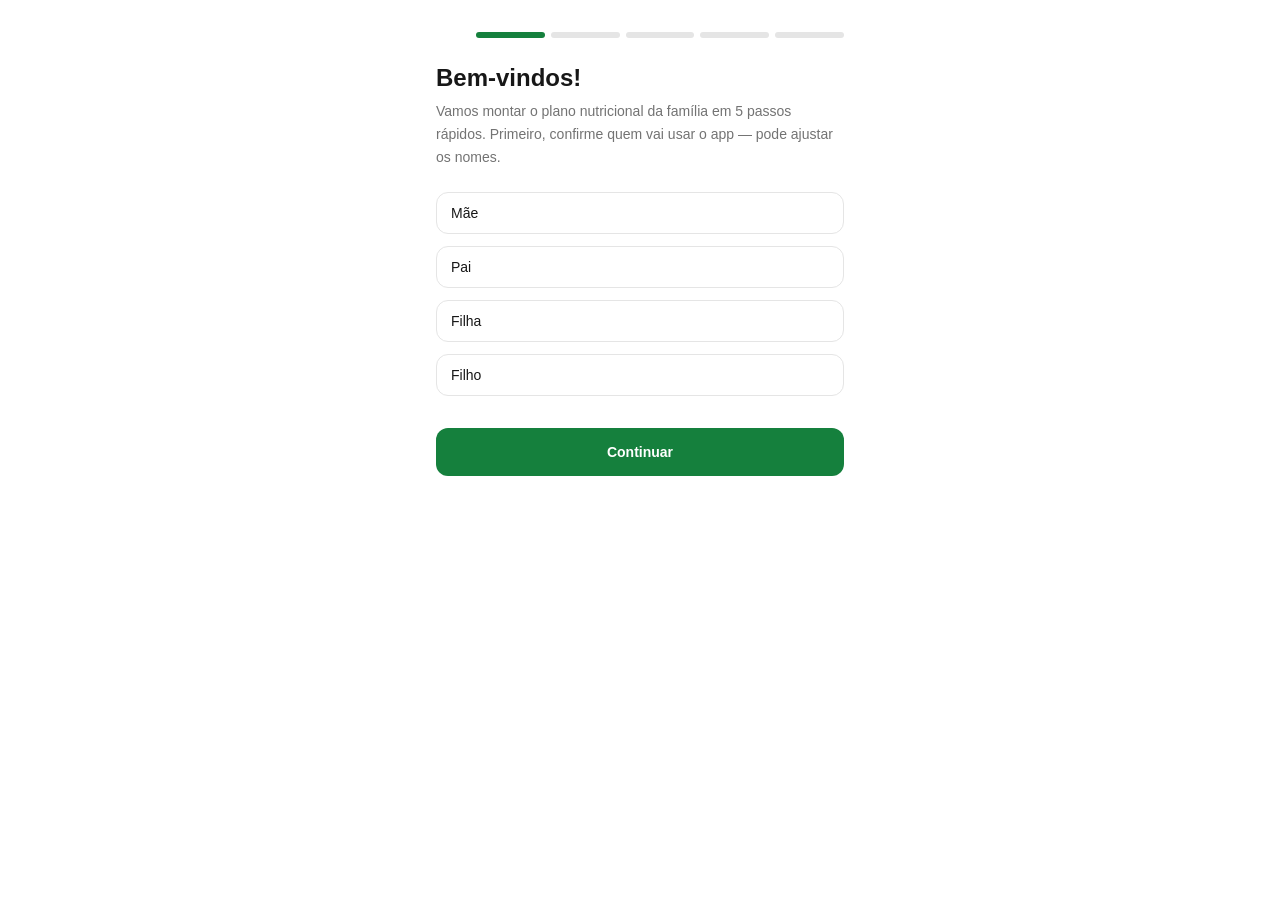
<file: index.html>
<!doctype html>
<html lang="pt-BR">
  <head>
    <meta charset="UTF-8" />
    <link rel="icon" type="image/svg+xml" href="/favicon.svg" />
    <link rel="apple-touch-icon" href="/favicon.svg" />
    <meta name="viewport" content="width=device-width, initial-scale=1.0, viewport-fit=cover" />
    <meta name="theme-color" content="#15803d" />
    <meta name="description" content="Gestão nutricional familiar: plano alimentar, registro diário e evolução para toda a família." />
    <meta name="apple-mobile-web-app-capable" content="yes" />
    <meta name="apple-mobile-web-app-status-bar-style" content="default" />
    <meta name="apple-mobile-web-app-title" content="NutriFamília" />
    <title>Nutrição em Família</title>
    <script type="module" crossorigin src="/assets/index-DI09CORd.js"></script>
    <link rel="stylesheet" crossorigin href="/assets/index-B5qjLXlj.css">
  <link rel="manifest" href="/manifest.webmanifest"><script id="vite-plugin-pwa:register-sw" src="/registerSW.js"></script></head>
  <body>
    <div id="root"></div>
  </body>
</html>
</file>
<file: assets/index-B5qjLXlj.css>
/*! tailwindcss v4.3.3 | MIT License | https://tailwindcss.com */
@layer properties{@supports (((-webkit-hyphens:none)) and (not (margin-trim:inline))) or ((-moz-orient:inline) and (not (color:rgb(from red r g b)))){*,:before,:after,::backdrop{--tw-space-y-reverse:0;--tw-divide-y-reverse:0;--tw-border-style:solid;--tw-leading:initial;--tw-font-weight:initial;--tw-tracking:initial;--tw-shadow:0 0 #0000;--tw-shadow-color:initial;--tw-shadow-alpha:100%;--tw-inset-shadow:0 0 #0000;--tw-inset-shadow-color:initial;--tw-inset-shadow-alpha:100%;--tw-ring-color:initial;--tw-ring-shadow:0 0 #0000;--tw-inset-ring-color:initial;--tw-inset-ring-shadow:0 0 #0000;--tw-ring-inset:initial;--tw-ring-offset-width:0px;--tw-ring-offset-color:#fff;--tw-ring-offset-shadow:0 0 #0000;--tw-backdrop-blur:initial;--tw-backdrop-brightness:initial;--tw-backdrop-contrast:initial;--tw-backdrop-grayscale:initial;--tw-backdrop-hue-rotate:initial;--tw-backdrop-invert:initial;--tw-backdrop-opacity:initial;--tw-backdrop-saturate:initial;--tw-backdrop-sepia:initial;--tw-duration:initial}}}@layer theme{:root,:host{--font-sans:-apple-system, BlinkMacSystemFont, "Segoe UI", Roboto, "Helvetica Neue", "Noto Sans", Arial, sans-serif, "Apple Color Emoji", "Segoe UI Emoji", "Segoe UI Symbol", "Noto Color Emoji";--font-mono:ui-monospace, SFMono-Regular, Menlo, Monaco, Consolas, "Liberation Mono", "Courier New", monospace;--color-red-50:oklch(97.1% .013 17.38);--color-red-200:oklch(88.5% .062 18.334);--color-red-300:oklch(80.8% .114 19.571);--color-red-500:oklch(63.7% .237 25.331);--color-red-600:oklch(57.7% .245 27.325);--color-red-700:oklch(50.5% .213 27.518);--color-amber-50:oklch(98.7% .022 95.277);--color-amber-200:oklch(92.4% .12 95.746);--color-amber-500:oklch(76.9% .188 70.08);--color-amber-600:oklch(66.6% .179 58.318);--color-amber-700:oklch(55.5% .163 48.998);--color-amber-800:oklch(47.3% .137 46.201);--color-amber-900:oklch(41.4% .112 45.904);--color-amber-950:oklch(27.9% .077 45.635);--color-sky-50:oklch(97.7% .013 236.62);--color-sky-100:oklch(95.1% .026 236.824);--color-sky-200:oklch(90.1% .058 230.902);--color-sky-300:oklch(82.8% .111 230.318);--color-sky-500:oklch(68.5% .169 237.323);--color-sky-700:oklch(50% .134 242.749);--color-sky-900:oklch(39.1% .09 240.876);--color-sky-950:oklch(29.3% .066 243.157);--color-blue-50:oklch(97% .014 254.604);--color-blue-100:oklch(93.2% .032 255.585);--color-blue-400:oklch(70.7% .165 254.624);--color-blue-600:oklch(54.6% .245 262.881);--color-blue-950:oklch(28.2% .091 267.935);--color-rose-50:oklch(96.9% .015 12.422);--color-rose-100:oklch(94.1% .03 12.58);--color-rose-400:oklch(71.2% .194 13.428);--color-rose-600:oklch(58.6% .253 17.585);--color-rose-950:oklch(27.1% .105 12.094);--color-neutral-50:oklch(98.5% 0 none);--color-neutral-100:oklch(97% 0 none);--color-neutral-200:oklch(92.2% 0 none);--color-neutral-300:oklch(87% 0 none);--color-neutral-400:oklch(70.8% 0 none);--color-neutral-500:oklch(55.6% 0 none);--color-neutral-600:oklch(43.9% 0 none);--color-neutral-700:oklch(37.1% 0 none);--color-neutral-800:oklch(26.9% 0 none);--color-neutral-900:oklch(20.5% 0 none);--color-neutral-950:oklch(14.5% 0 none);--color-white:#fff;--spacing:.25rem;--container-md:28rem;--container-2xl:42rem;--text-xs:.75rem;--text-xs--line-height:calc(1 / .75);--text-sm:.875rem;--text-sm--line-height:calc(1.25 / .875);--text-lg:1.125rem;--text-lg--line-height:calc(1.75 / 1.125);--text-xl:1.25rem;--text-xl--line-height:calc(1.75 / 1.25);--text-2xl:1.5rem;--text-2xl--line-height:calc(2 / 1.5);--font-weight-medium:500;--font-weight-semibold:600;--tracking-wide:.025em;--leading-relaxed:1.625;--radius-md:.375rem;--radius-lg:.5rem;--radius-xl:.75rem;--radius-2xl:1rem;--animate-spin:spin 1s linear infinite;--default-transition-duration:.15s;--default-transition-timing-function:cubic-bezier(.4, 0, .2, 1);--default-font-family:var(--font-sans);--default-mono-font-family:var(--font-mono);--color-brand-50:#f0fdf4;--color-brand-100:#dcfce7;--color-brand-500:#16a34a;--color-brand-600:#15803d;--color-brand-700:#166534}}@layer base{*,:after,:before,::backdrop{box-sizing:border-box;border:0 solid;margin:0;padding:0}::file-selector-button{box-sizing:border-box;border:0 solid;margin:0;padding:0}html,:host{-webkit-text-size-adjust:100%;tab-size:4;line-height:1.5;font-family:var(--default-font-family,-apple-system, BlinkMacSystemFont, "Segoe UI", Roboto, "Helvetica Neue", "Noto Sans", Arial, sans-serif, "Apple Color Emoji", "Segoe UI Emoji", "Segoe UI Symbol", "Noto Color Emoji");font-feature-settings:var(--default-font-feature-settings,normal);font-variation-settings:var(--default-font-variation-settings,normal);-webkit-tap-highlight-color:transparent}hr{height:0;color:inherit;border-top-width:1px}abbr:where([title]){-webkit-text-decoration:underline dotted;text-decoration:underline dotted}h1,h2,h3,h4,h5,h6{font-size:inherit;font-weight:inherit}a{color:inherit;-webkit-text-decoration:inherit;-webkit-text-decoration:inherit;-webkit-text-decoration:inherit;-webkit-text-decoration:inherit;text-decoration:inherit}b,strong{font-weight:bolder}code,kbd,samp,pre{font-family:var(--default-mono-font-family,ui-monospace, SFMono-Regular, Menlo, Monaco, Consolas, "Liberation Mono", "Courier New", monospace);font-feature-settings:var(--default-mono-font-feature-settings,normal);font-variation-settings:var(--default-mono-font-variation-settings,normal);font-size:1em}small{font-size:80%}sub,sup{vertical-align:baseline;font-size:75%;line-height:0;position:relative}sub{bottom:-.25em}sup{top:-.5em}table{text-indent:0;border-color:inherit;border-collapse:collapse}:-moz-focusring:where(:not(iframe)){outline:auto}progress{vertical-align:baseline}summary{display:list-item}ol,ul,menu{list-style:none}img,svg,video,canvas,audio,iframe,embed,object{vertical-align:middle;display:block}img,video{max-width:100%;height:auto}button,input,select,optgroup,textarea{font:inherit;font-feature-settings:inherit;font-variation-settings:inherit;letter-spacing:inherit;color:inherit;opacity:1;background-color:#0000;border-radius:0}::file-selector-button{font:inherit;font-feature-settings:inherit;font-variation-settings:inherit;letter-spacing:inherit;color:inherit;opacity:1;background-color:#0000;border-radius:0}:where(select:is([multiple],[size])) optgroup{font-weight:bolder}:where(select:is([multiple],[size])) optgroup option{padding-inline-start:20px}::file-selector-button{margin-inline-end:4px}::placeholder{opacity:1}@supports (not ((-webkit-appearance:-apple-pay-button))) or (contain-intrinsic-size:1px){::placeholder{color:currentColor}@supports (color:color-mix(in lab, red, red)){::placeholder{color:color-mix(in oklab, currentcolor 50%, transparent)}}}textarea{resize:vertical}::-webkit-search-decoration{-webkit-appearance:none}::-webkit-date-and-time-value{min-height:1lh;text-align:inherit}::-webkit-datetime-edit{display:inline-flex}::-webkit-datetime-edit-fields-wrapper{padding:0}::-webkit-datetime-edit{padding-block:0}::-webkit-datetime-edit-year-field{padding-block:0}::-webkit-datetime-edit-month-field{padding-block:0}::-webkit-datetime-edit-day-field{padding-block:0}::-webkit-datetime-edit-hour-field{padding-block:0}::-webkit-datetime-edit-minute-field{padding-block:0}::-webkit-datetime-edit-second-field{padding-block:0}::-webkit-datetime-edit-millisecond-field{padding-block:0}::-webkit-datetime-edit-meridiem-field{padding-block:0}::-webkit-calendar-picker-indicator{line-height:1}:-moz-ui-invalid{box-shadow:none}button,input:where([type=button],[type=reset],[type=submit]){appearance:button}::file-selector-button{appearance:button}::-webkit-inner-spin-button{height:auto}::-webkit-outer-spin-button{height:auto}[hidden]:where(:not([hidden=until-found])){display:none!important}}@layer components;@layer utilities{.absolute{position:absolute}.fixed{position:fixed}.relative{position:relative}.inset-0{inset:0}.inset-x-0{inset-inline:0}.bottom-0{bottom:0}.z-20{z-index:20}.mx-auto{margin-inline:auto}.-mt-2{margin-top:calc(var(--spacing) * -2)}.mt-0\.5{margin-top:calc(var(--spacing) * .5)}.mt-1{margin-top:var(--spacing)}.mt-1\.5{margin-top:calc(var(--spacing) * 1.5)}.mt-2{margin-top:calc(var(--spacing) * 2)}.mt-3{margin-top:calc(var(--spacing) * 3)}.mt-4{margin-top:calc(var(--spacing) * 4)}.mt-6{margin-top:calc(var(--spacing) * 6)}.mt-8{margin-top:calc(var(--spacing) * 8)}.mb-1{margin-bottom:var(--spacing)}.mb-1\.5{margin-bottom:calc(var(--spacing) * 1.5)}.mb-2{margin-bottom:calc(var(--spacing) * 2)}.mb-2\.5{margin-bottom:calc(var(--spacing) * 2.5)}.mb-3{margin-bottom:calc(var(--spacing) * 3)}.mb-4{margin-bottom:calc(var(--spacing) * 4)}.mb-5{margin-bottom:calc(var(--spacing) * 5)}.mb-6{margin-bottom:calc(var(--spacing) * 6)}.ml-1\.5{margin-left:calc(var(--spacing) * 1.5)}.ml-auto{margin-left:auto}.block{display:block}.flex{display:flex}.grid{display:grid}.inline-flex{display:inline-flex}.table{display:table}.h-1\.5{height:calc(var(--spacing) * 1.5)}.h-2{height:calc(var(--spacing) * 2)}.h-4{height:calc(var(--spacing) * 4)}.h-5{height:calc(var(--spacing) * 5)}.h-8{height:calc(var(--spacing) * 8)}.h-10{height:calc(var(--spacing) * 10)}.h-11{height:calc(var(--spacing) * 11)}.h-40{height:calc(var(--spacing) * 40)}.h-44{height:calc(var(--spacing) * 44)}.h-full{height:100%}.max-h-40{max-height:calc(var(--spacing) * 40)}.min-h-full{min-height:100%}.w-2\/5{width:40%}.w-4{width:calc(var(--spacing) * 4)}.w-5{width:calc(var(--spacing) * 5)}.w-7{width:calc(var(--spacing) * 7)}.w-8{width:calc(var(--spacing) * 8)}.w-10{width:calc(var(--spacing) * 10)}.w-11{width:calc(var(--spacing) * 11)}.w-24{width:calc(var(--spacing) * 24)}.w-28{width:calc(var(--spacing) * 28)}.w-full{width:100%}.max-w-2xl{max-width:var(--container-2xl)}.max-w-md{max-width:var(--container-md)}.flex-1{flex:1}.shrink-0{flex-shrink:0}.-rotate-90{rotate:-90deg}.rotate-180{rotate:180deg}.animate-spin{animation:var(--animate-spin)}.list-decimal{list-style-type:decimal}.grid-cols-2{grid-template-columns:repeat(2,minmax(0,1fr))}.grid-cols-3{grid-template-columns:repeat(3,minmax(0,1fr))}.grid-cols-4{grid-template-columns:repeat(4,minmax(0,1fr))}.flex-col{flex-direction:column}.flex-wrap{flex-wrap:wrap}.items-baseline{align-items:baseline}.items-center{align-items:center}.items-start{align-items:flex-start}.items-stretch{align-items:stretch}.justify-around{justify-content:space-around}.justify-between{justify-content:space-between}.justify-center{justify-content:center}.gap-0\.5{gap:calc(var(--spacing) * .5)}.gap-1{gap:var(--spacing)}.gap-1\.5{gap:calc(var(--spacing) * 1.5)}.gap-2{gap:calc(var(--spacing) * 2)}.gap-3{gap:calc(var(--spacing) * 3)}.gap-3\.5{gap:calc(var(--spacing) * 3.5)}.gap-5{gap:calc(var(--spacing) * 5)}:where(.space-y-1>:not(:last-child)){--tw-space-y-reverse:0;margin-block-start:calc(var(--spacing) * var(--tw-space-y-reverse));margin-block-end:calc(var(--spacing) * calc(1 - var(--tw-space-y-reverse)))}:where(.space-y-1\.5>:not(:last-child)){--tw-space-y-reverse:0;margin-block-start:calc(calc(var(--spacing) * 1.5) * var(--tw-space-y-reverse));margin-block-end:calc(calc(var(--spacing) * 1.5) * calc(1 - var(--tw-space-y-reverse)))}:where(.space-y-2>:not(:last-child)){--tw-space-y-reverse:0;margin-block-start:calc(calc(var(--spacing) * 2) * var(--tw-space-y-reverse));margin-block-end:calc(calc(var(--spacing) * 2) * calc(1 - var(--tw-space-y-reverse)))}:where(.space-y-2\.5>:not(:last-child)){--tw-space-y-reverse:0;margin-block-start:calc(calc(var(--spacing) * 2.5) * var(--tw-space-y-reverse));margin-block-end:calc(calc(var(--spacing) * 2.5) * calc(1 - var(--tw-space-y-reverse)))}:where(.space-y-3>:not(:last-child)){--tw-space-y-reverse:0;margin-block-start:calc(calc(var(--spacing) * 3) * var(--tw-space-y-reverse));margin-block-end:calc(calc(var(--spacing) * 3) * calc(1 - var(--tw-space-y-reverse)))}:where(.space-y-4>:not(:last-child)){--tw-space-y-reverse:0;margin-block-start:calc(calc(var(--spacing) * 4) * var(--tw-space-y-reverse));margin-block-end:calc(calc(var(--spacing) * 4) * calc(1 - var(--tw-space-y-reverse)))}:where(.space-y-5>:not(:last-child)){--tw-space-y-reverse:0;margin-block-start:calc(calc(var(--spacing) * 5) * var(--tw-space-y-reverse));margin-block-end:calc(calc(var(--spacing) * 5) * calc(1 - var(--tw-space-y-reverse)))}:where(.space-y-6>:not(:last-child)){--tw-space-y-reverse:0;margin-block-start:calc(calc(var(--spacing) * 6) * var(--tw-space-y-reverse));margin-block-end:calc(calc(var(--spacing) * 6) * calc(1 - var(--tw-space-y-reverse)))}:where(.divide-y>:not(:last-child)){--tw-divide-y-reverse:0;border-bottom-style:var(--tw-border-style);border-top-style:var(--tw-border-style);border-top-width:calc(1px * var(--tw-divide-y-reverse));border-bottom-width:calc(1px * calc(1 - var(--tw-divide-y-reverse)))}:where(.divide-neutral-100>:not(:last-child)){border-color:var(--color-neutral-100)}.truncate{text-overflow:ellipsis;white-space:nowrap;overflow:hidden}.overflow-hidden{overflow:hidden}.overflow-x-auto{overflow-x:auto}.overflow-y-auto{overflow-y:auto}.rounded{border-radius:.25rem}.rounded-2xl{border-radius:var(--radius-2xl)}.rounded-full{border-radius:2147483647px}.rounded-lg{border-radius:var(--radius-lg)}.rounded-md{border-radius:var(--radius-md)}.rounded-xl{border-radius:var(--radius-xl)}.border{border-style:var(--tw-border-style);border-width:1px}.border-2{border-style:var(--tw-border-style);border-width:2px}.border-t{border-top-style:var(--tw-border-style);border-top-width:1px}.border-dashed{--tw-border-style:dashed;border-style:dashed}.border-amber-200{border-color:var(--color-amber-200)}.border-blue-100{border-color:var(--color-blue-100)}.border-brand-600{border-color:var(--color-brand-600)}.border-neutral-100{border-color:var(--color-neutral-100)}.border-neutral-200{border-color:var(--color-neutral-200)}.border-neutral-300{border-color:var(--color-neutral-300)}.border-red-200{border-color:var(--color-red-200)}.border-red-300{border-color:var(--color-red-300)}.border-sky-200{border-color:var(--color-sky-200)}.border-t-brand-600{border-top-color:var(--color-brand-600)}.bg-amber-50{background-color:var(--color-amber-50)}.bg-amber-500{background-color:var(--color-amber-500)}.bg-amber-600{background-color:var(--color-amber-600)}.bg-blue-50\/50{background-color:#eff6ff80}@supports (color:color-mix(in lab, red, red)){.bg-blue-50\/50{background-color:color-mix(in oklab, var(--color-blue-50) 50%, transparent)}}.bg-brand-50{background-color:var(--color-brand-50)}.bg-brand-600{background-color:var(--color-brand-600)}.bg-neutral-50{background-color:var(--color-neutral-50)}.bg-neutral-100{background-color:var(--color-neutral-100)}.bg-neutral-200{background-color:var(--color-neutral-200)}.bg-neutral-400{background-color:var(--color-neutral-400)}.bg-red-50{background-color:var(--color-red-50)}.bg-rose-50{background-color:var(--color-rose-50)}.bg-rose-100{background-color:var(--color-rose-100)}.bg-rose-400{background-color:var(--color-rose-400)}.bg-sky-50{background-color:var(--color-sky-50)}.bg-sky-500{background-color:var(--color-sky-500)}.bg-white{background-color:var(--color-white)}.bg-white\/95{background-color:#fffffff2}@supports (color:color-mix(in lab, red, red)){.bg-white\/95{background-color:color-mix(in oklab, var(--color-white) 95%, transparent)}}.\!p-0{padding:0!important}.p-0\.5{padding:calc(var(--spacing) * .5)}.p-1{padding:var(--spacing)}.p-1\.5{padding:calc(var(--spacing) * 1.5)}.p-2{padding:calc(var(--spacing) * 2)}.p-3{padding:calc(var(--spacing) * 3)}.p-4{padding:calc(var(--spacing) * 4)}.p-5{padding:calc(var(--spacing) * 5)}.px-2{padding-inline:calc(var(--spacing) * 2)}.px-2\.5{padding-inline:calc(var(--spacing) * 2.5)}.px-3{padding-inline:calc(var(--spacing) * 3)}.px-3\.5{padding-inline:calc(var(--spacing) * 3.5)}.px-4{padding-inline:calc(var(--spacing) * 4)}.px-5{padding-inline:calc(var(--spacing) * 5)}.\!py-3{padding-block:calc(var(--spacing) * 3)!important}.py-0\.5{padding-block:calc(var(--spacing) * .5)}.py-1{padding-block:var(--spacing)}.py-1\.5{padding-block:calc(var(--spacing) * 1.5)}.py-2{padding-block:calc(var(--spacing) * 2)}.py-2\.5{padding-block:calc(var(--spacing) * 2.5)}.py-3{padding-block:calc(var(--spacing) * 3)}.py-3\.5{padding-block:calc(var(--spacing) * 3.5)}.py-4{padding-block:calc(var(--spacing) * 4)}.py-8{padding-block:calc(var(--spacing) * 8)}.py-10{padding-block:calc(var(--spacing) * 10)}.pt-1{padding-top:var(--spacing)}.pt-3{padding-top:calc(var(--spacing) * 3)}.pt-4{padding-top:calc(var(--spacing) * 4)}.pt-6{padding-top:calc(var(--spacing) * 6)}.pr-2{padding-right:calc(var(--spacing) * 2)}.pb-1{padding-bottom:var(--spacing)}.pb-2{padding-bottom:calc(var(--spacing) * 2)}.pb-4{padding-bottom:calc(var(--spacing) * 4)}.pb-24{padding-bottom:calc(var(--spacing) * 24)}.pl-4{padding-left:calc(var(--spacing) * 4)}.text-center{text-align:center}.text-left{text-align:left}.text-2xl{font-size:var(--text-2xl);line-height:var(--tw-leading,var(--text-2xl--line-height))}.text-lg{font-size:var(--text-lg);line-height:var(--tw-leading,var(--text-lg--line-height))}.text-sm{font-size:var(--text-sm);line-height:var(--tw-leading,var(--text-sm--line-height))}.text-xl{font-size:var(--text-xl);line-height:var(--tw-leading,var(--text-xl--line-height))}.text-xs{font-size:var(--text-xs);line-height:var(--tw-leading,var(--text-xs--line-height))}.text-\[9px\]{font-size:9px}.text-\[10px\]{font-size:10px}.text-\[11px\]{font-size:11px}.leading-none{--tw-leading:1;line-height:1}.leading-relaxed{--tw-leading:var(--leading-relaxed);line-height:var(--leading-relaxed)}.font-medium{--tw-font-weight:var(--font-weight-medium);font-weight:var(--font-weight-medium)}.font-semibold{--tw-font-weight:var(--font-weight-semibold);font-weight:var(--font-weight-semibold)}.tracking-wide{--tw-tracking:var(--tracking-wide);letter-spacing:var(--tracking-wide)}.text-amber-600{color:var(--color-amber-600)}.text-amber-800{color:var(--color-amber-800)}.text-blue-600{color:var(--color-blue-600)}.text-brand-500{color:var(--color-brand-500)}.text-brand-600{color:var(--color-brand-600)}.text-brand-700{color:var(--color-brand-700)}.text-neutral-100{color:var(--color-neutral-100)}.text-neutral-300{color:var(--color-neutral-300)}.text-neutral-400{color:var(--color-neutral-400)}.text-neutral-500{color:var(--color-neutral-500)}.text-neutral-600{color:var(--color-neutral-600)}.text-neutral-700{color:var(--color-neutral-700)}.text-neutral-800{color:var(--color-neutral-800)}.text-neutral-900{color:var(--color-neutral-900)}.text-red-500{color:var(--color-red-500)}.text-red-600{color:var(--color-red-600)}.text-red-700{color:var(--color-red-700)}.text-rose-600{color:var(--color-rose-600)}.text-sky-500{color:var(--color-sky-500)}.text-sky-700{color:var(--color-sky-700)}.text-white{color:var(--color-white)}.uppercase{text-transform:uppercase}.italic{font-style:italic}.line-through{text-decoration-line:line-through}.accent-brand-600{accent-color:var(--color-brand-600)}.shadow-sm{--tw-shadow:0 1px 3px 0 var(--tw-shadow-color,#0000001a), 0 1px 2px -1px var(--tw-shadow-color,#0000001a);box-shadow:var(--tw-inset-shadow), var(--tw-inset-ring-shadow), var(--tw-ring-offset-shadow), var(--tw-ring-shadow), var(--tw-shadow)}.ring-2{--tw-ring-shadow:var(--tw-ring-inset,) 0 0 0 calc(2px + var(--tw-ring-offset-width)) var(--tw-ring-color,currentcolor);box-shadow:var(--tw-inset-shadow), var(--tw-inset-ring-shadow), var(--tw-ring-offset-shadow), var(--tw-ring-shadow), var(--tw-shadow)}.backdrop-blur{--tw-backdrop-blur:blur(8px);-webkit-backdrop-filter:var(--tw-backdrop-blur,) var(--tw-backdrop-brightness,) var(--tw-backdrop-contrast,) var(--tw-backdrop-grayscale,) var(--tw-backdrop-hue-rotate,) var(--tw-backdrop-invert,) var(--tw-backdrop-opacity,) var(--tw-backdrop-saturate,) var(--tw-backdrop-sepia,);backdrop-filter:var(--tw-backdrop-blur,) var(--tw-backdrop-brightness,) var(--tw-backdrop-contrast,) var(--tw-backdrop-grayscale,) var(--tw-backdrop-hue-rotate,) var(--tw-backdrop-invert,) var(--tw-backdrop-opacity,) var(--tw-backdrop-saturate,) var(--tw-backdrop-sepia,)}.transition{transition-property:color,background-color,border-color,outline-color,text-decoration-color,fill,stroke,--tw-gradient-from,--tw-gradient-via,--tw-gradient-to,opacity,box-shadow,transform,translate,scale,rotate,filter,-webkit-backdrop-filter,backdrop-filter,display,content-visibility,overlay,pointer-events;transition-timing-function:var(--tw-ease,var(--default-transition-timing-function));transition-duration:var(--tw-duration,var(--default-transition-duration))}.transition-all{transition-property:all;transition-timing-function:var(--tw-ease,var(--default-transition-timing-function));transition-duration:var(--tw-duration,var(--default-transition-duration))}.transition-colors{transition-property:color,background-color,border-color,outline-color,text-decoration-color,fill,stroke,--tw-gradient-from,--tw-gradient-via,--tw-gradient-to;transition-timing-function:var(--tw-ease,var(--default-transition-timing-function));transition-duration:var(--tw-duration,var(--default-transition-duration))}.transition-transform{transition-property:transform,translate,scale,rotate;transition-timing-function:var(--tw-ease,var(--default-transition-timing-function));transition-duration:var(--tw-duration,var(--default-transition-duration))}.duration-300{--tw-duration:.3s;transition-duration:.3s}.outline-none{--tw-outline-style:none;outline-style:none}.placeholder\:text-neutral-400::placeholder{color:var(--color-neutral-400)}@media (hover:hover){.hover\:bg-amber-700:hover{background-color:var(--color-amber-700)}.hover\:bg-brand-50:hover{background-color:var(--color-brand-50)}.hover\:bg-brand-100:hover{background-color:var(--color-brand-100)}.hover\:bg-brand-700:hover{background-color:var(--color-brand-700)}.hover\:bg-neutral-50:hover{background-color:var(--color-neutral-50)}.hover\:bg-neutral-100:hover{background-color:var(--color-neutral-100)}.hover\:bg-sky-100:hover{background-color:var(--color-sky-100)}.hover\:text-brand-600:hover{color:var(--color-brand-600)}.hover\:text-neutral-500:hover{color:var(--color-neutral-500)}.hover\:text-neutral-600:hover{color:var(--color-neutral-600)}.hover\:text-neutral-700:hover{color:var(--color-neutral-700)}.hover\:text-red-500:hover{color:var(--color-red-500)}.hover\:text-rose-400:hover{color:var(--color-rose-400)}.hover\:underline:hover{text-decoration-line:underline}}.focus\:border-brand-500:focus{border-color:var(--color-brand-500)}.disabled\:cursor-not-allowed:disabled{cursor:not-allowed}.disabled\:opacity-40:disabled{opacity:.4}.disabled\:opacity-50:disabled{opacity:.5}:where(.dark\:divide-neutral-800:where(.dark,.dark *)>:not(:last-child)){border-color:var(--color-neutral-800)}.dark\:border-amber-900:where(.dark,.dark *){border-color:var(--color-amber-900)}.dark\:border-blue-950:where(.dark,.dark *){border-color:var(--color-blue-950)}.dark\:border-neutral-600:where(.dark,.dark *){border-color:var(--color-neutral-600)}.dark\:border-neutral-700:where(.dark,.dark *){border-color:var(--color-neutral-700)}.dark\:border-neutral-800:where(.dark,.dark *){border-color:var(--color-neutral-800)}.dark\:border-sky-900:where(.dark,.dark *){border-color:var(--color-sky-900)}.dark\:bg-amber-950\/20:where(.dark,.dark *){background-color:#46190133}@supports (color:color-mix(in lab, red, red)){.dark\:bg-amber-950\/20:where(.dark,.dark *){background-color:color-mix(in oklab, var(--color-amber-950) 20%, transparent)}}.dark\:bg-blue-950\/20:where(.dark,.dark *){background-color:#16245633}@supports (color:color-mix(in lab, red, red)){.dark\:bg-blue-950\/20:where(.dark,.dark *){background-color:color-mix(in oklab, var(--color-blue-950) 20%, transparent)}}.dark\:bg-neutral-800:where(.dark,.dark *){background-color:var(--color-neutral-800)}.dark\:bg-neutral-800\/60:where(.dark,.dark *){background-color:#26262699}@supports (color:color-mix(in lab, red, red)){.dark\:bg-neutral-800\/60:where(.dark,.dark *){background-color:color-mix(in oklab, var(--color-neutral-800) 60%, transparent)}}.dark\:bg-neutral-900:where(.dark,.dark *){background-color:var(--color-neutral-900)}.dark\:bg-neutral-950:where(.dark,.dark *){background-color:var(--color-neutral-950)}.dark\:bg-neutral-950\/95:where(.dark,.dark *){background-color:#0a0a0af2}@supports (color:color-mix(in lab, red, red)){.dark\:bg-neutral-950\/95:where(.dark,.dark *){background-color:color-mix(in oklab, var(--color-neutral-950) 95%, transparent)}}.dark\:bg-rose-950\/30:where(.dark,.dark *){background-color:#4d02184d}@supports (color:color-mix(in lab, red, red)){.dark\:bg-rose-950\/30:where(.dark,.dark *){background-color:color-mix(in oklab, var(--color-rose-950) 30%, transparent)}}.dark\:bg-sky-950\/40:where(.dark,.dark *){background-color:#052f4a66}@supports (color:color-mix(in lab, red, red)){.dark\:bg-sky-950\/40:where(.dark,.dark *){background-color:color-mix(in oklab, var(--color-sky-950) 40%, transparent)}}.dark\:text-amber-200:where(.dark,.dark *){color:var(--color-amber-200)}.dark\:text-blue-400:where(.dark,.dark *){color:var(--color-blue-400)}.dark\:text-brand-500:where(.dark,.dark *){color:var(--color-brand-500)}.dark\:text-neutral-50:where(.dark,.dark *){color:var(--color-neutral-50)}.dark\:text-neutral-100:where(.dark,.dark *){color:var(--color-neutral-100)}.dark\:text-neutral-200:where(.dark,.dark *){color:var(--color-neutral-200)}.dark\:text-neutral-300:where(.dark,.dark *){color:var(--color-neutral-300)}.dark\:text-neutral-400:where(.dark,.dark *){color:var(--color-neutral-400)}.dark\:text-neutral-600:where(.dark,.dark *){color:var(--color-neutral-600)}.dark\:text-neutral-800:where(.dark,.dark *){color:var(--color-neutral-800)}.dark\:text-sky-300:where(.dark,.dark *){color:var(--color-sky-300)}@media (hover:hover){.dark\:hover\:border-brand-700:where(.dark,.dark *):hover{border-color:var(--color-brand-700)}.dark\:hover\:bg-neutral-800:where(.dark,.dark *):hover{background-color:var(--color-neutral-800)}.dark\:hover\:text-neutral-200:where(.dark,.dark *):hover{color:var(--color-neutral-200)}.dark\:hover\:text-neutral-300:where(.dark,.dark *):hover{color:var(--color-neutral-300)}}}html,body,#root{height:100%}body{background-color:var(--color-neutral-50);color:var(--color-neutral-900);-webkit-font-smoothing:antialiased;-moz-osx-font-smoothing:grayscale}body:where(.dark,.dark *){background-color:var(--color-neutral-950);color:var(--color-neutral-100)}body{transition:background-color .2s,color .2s}@property --tw-space-y-reverse{syntax:"*";inherits:false;initial-value:0}@property --tw-divide-y-reverse{syntax:"*";inherits:false;initial-value:0}@property --tw-border-style{syntax:"*";inherits:false;initial-value:solid}@property --tw-leading{syntax:"*";inherits:false}@property --tw-font-weight{syntax:"*";inherits:false}@property --tw-tracking{syntax:"*";inherits:false}@property --tw-shadow{syntax:"*";inherits:false;initial-value:0 0 #0000}@property --tw-shadow-color{syntax:"*";inherits:false}@property --tw-shadow-alpha{syntax:"<percentage>";inherits:false;initial-value:100%}@property --tw-inset-shadow{syntax:"*";inherits:false;initial-value:0 0 #0000}@property --tw-inset-shadow-color{syntax:"*";inherits:false}@property --tw-inset-shadow-alpha{syntax:"<percentage>";inherits:false;initial-value:100%}@property --tw-ring-color{syntax:"*";inherits:false}@property --tw-ring-shadow{syntax:"*";inherits:false;initial-value:0 0 #0000}@property --tw-inset-ring-color{syntax:"*";inherits:false}@property --tw-inset-ring-shadow{syntax:"*";inherits:false;initial-value:0 0 #0000}@property --tw-ring-inset{syntax:"*";inherits:false}@property --tw-ring-offset-width{syntax:"<length>";inherits:false;initial-value:0}@property --tw-ring-offset-color{syntax:"*";inherits:false;initial-value:#fff}@property --tw-ring-offset-shadow{syntax:"*";inherits:false;initial-value:0 0 #0000}@property --tw-backdrop-blur{syntax:"*";inherits:false}@property --tw-backdrop-brightness{syntax:"*";inherits:false}@property --tw-backdrop-contrast{syntax:"*";inherits:false}@property --tw-backdrop-grayscale{syntax:"*";inherits:false}@property --tw-backdrop-hue-rotate{syntax:"*";inherits:false}@property --tw-backdrop-invert{syntax:"*";inherits:false}@property --tw-backdrop-opacity{syntax:"*";inherits:false}@property --tw-backdrop-saturate{syntax:"*";inherits:false}@property --tw-backdrop-sepia{syntax:"*";inherits:false}@property --tw-duration{syntax:"*";inherits:false}@keyframes spin{to{transform:rotate(360deg)}}
</file>
